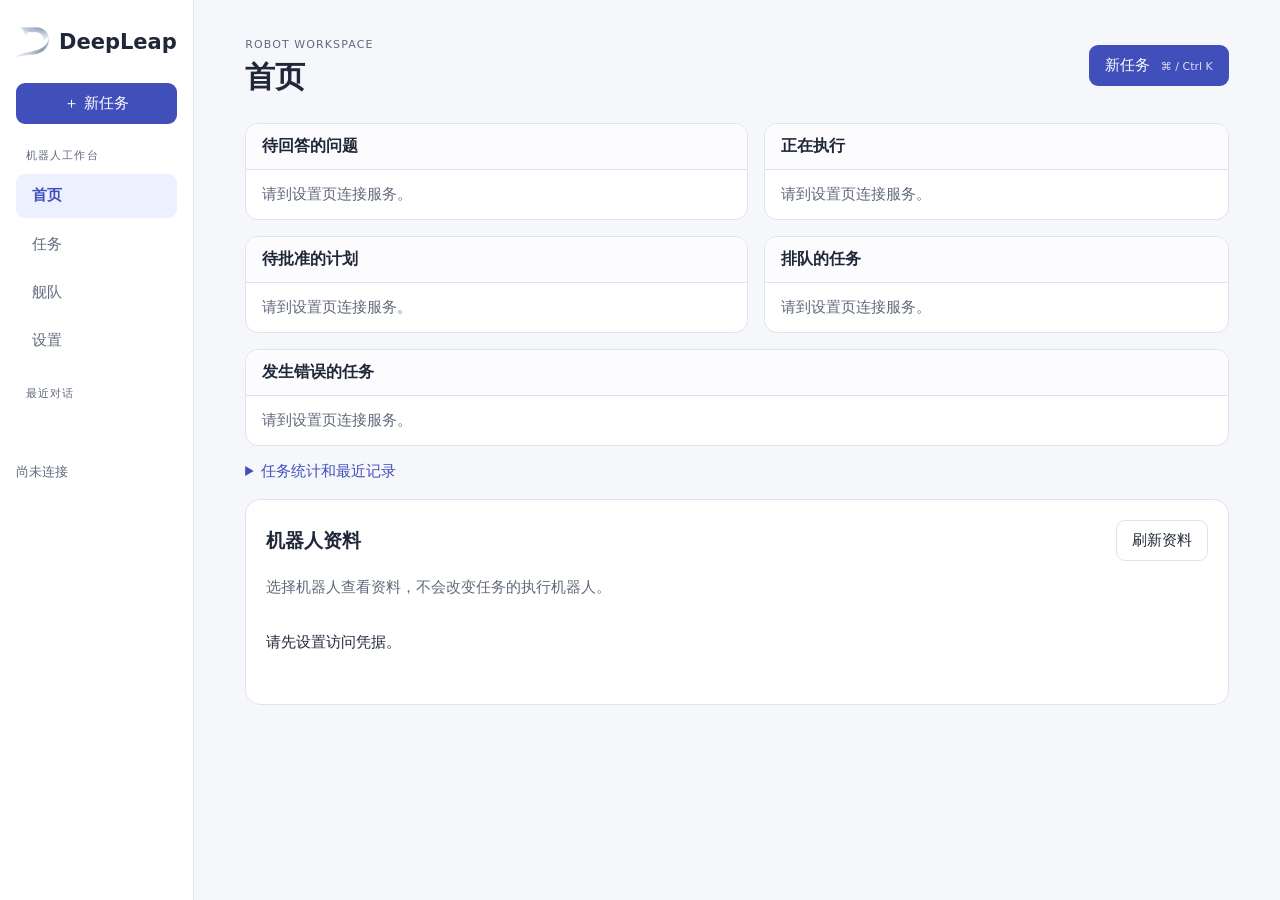
<file: client/index.html>
<!doctype html>
<html lang="zh-CN">
<head>
  <meta charset="utf-8"><meta name="viewport" content="width=device-width, initial-scale=1">
  <title>DeepLeap · 机器人控制台</title>
  <link rel="icon" href="/client/deepleap-logo.png"><link rel="stylesheet" href="/client/style.css?v=20261115-robot-approval">
</head>
<body>
  <aside class="rail">
    <a class="brand" href="#home"><img src="/client/deepleap-logo.png" alt=""><strong>DeepLeap</strong></a>
    <button id="sidebar-new" class="rail-new">＋ 新任务</button>
    <div class="rail-caption">机器人工作台</div>
    <nav aria-label="工作台导航">
      <a href="#home">首页</a><a href="#tasks">任务</a><a href="#robots">舰队</a><a href="#settings">设置</a>
    </nav>
    <div class="thread-section"><div class="rail-caption">最近对话</div><div id="thread-history"></div></div>
    <p id="connection-status" role="status">尚未连接</p>
  </aside>
  <main>
    <header><div><small>ROBOT WORKSPACE</small><h1 id="page-title">首页</h1></div>
      <button id="compose">新任务 <kbd>⌘ / Ctrl K</kbd></button></header>
    <p id="notice" role="status"></p>
    <section id="home" hidden>
      <div class="home-board">
        <div class="board-column">
          <section class="board-panel" aria-labelledby="questions-title"><h2 id="questions-title">待回答的问题</h2><div id="home-questions"></div></section>
          <section class="board-panel" aria-labelledby="approvals-title"><h2 id="approvals-title">待批准的计划</h2><div id="home-approvals"></div></section>
        </div>
        <div class="board-column">
          <section class="board-panel" aria-labelledby="running-title"><h2 id="running-title">正在执行</h2><div id="home-running"></div></section>
          <section class="board-panel" aria-labelledby="queue-title"><h2 id="queue-title">排队的任务</h2><div id="home-queue"></div></section>
        </div>
      </div>
      <section class="board-panel error-panel" aria-labelledby="errors-title"><h2 id="errors-title">发生错误的任务</h2><div id="home-errors"></div></section>
      <p id="home-feedback" role="status"></p>
      <p id="home-sync" role="status"></p>
      <details class="home-archive"><summary>任务统计和最近记录</summary><div class="metrics">
        <article><span>全部任务</span><strong id="recent-count">—</strong></article>
        <article><span>需要处理</span><strong id="waiting-count">—</strong></article>
        <article><span>执行中</span><strong id="active-count">—</strong></article>
      </div>
      <div class="card"><div class="heading"><h2>最近任务</h2><a href="#tasks">查看任务 →</a></div>
        <div id="recent" class="rows"></div></div></details>
    </section>
    <section id="tasks" hidden><div class="card"><div class="heading"><h2>我的任务</h2><button id="refresh-tasks" class="quiet">刷新</button></div>
      <div id="history" class="rows"></div><button id="more" class="quiet" hidden>加载更早任务</button></div>
      <form id="lookup-form" class="card inline"><label>任务编号<input id="lookup" required></label><button>查询任务</button></form></section>
    <section id="robots" hidden><div class="card"><div class="heading"><h2>机器人资料</h2><button id="refresh-robot" class="quiet">刷新资料</button></div>
      <p class="hint">选择机器人查看资料，不会改变任务的执行机器人。</p><div id="robot-list" class="robot-list" aria-label="已登记机器人"></div>
      <section id="robot-approval" class="robot-approval" aria-labelledby="robot-approval-title" hidden>
        <div class="robot-approval-row">
          <div class="robot-approval-copy"><h3 id="robot-approval-title">免审批执行</h3><p id="robot-approval-target" class="hint"></p></div>
          <div class="robot-approval-control"><span id="robot-approval-state">尚未读取</span><button id="robot-approval-toggle" type="button" class="robot-approval-switch" role="switch" aria-checked="false" aria-labelledby="robot-approval-title" aria-describedby="robot-approval-target robot-approval-effect robot-approval-feedback" disabled><span aria-hidden="true"></span></button></div>
        </div>
        <p id="robot-approval-effect">计划生成后，需要人工批准才会执行。</p>
        <p class="hint robot-approval-note">只影响新生成的计划；已有计划按生成时的审批规则继续，等待批准的旧计划仍需批准。开启后仍会检查计划、操作权限和机器人状态。</p>
        <p id="robot-approval-feedback" class="hint" role="status" aria-live="polite"></p>
      </section>
      <p id="robot-status" role="status">请先设置访问凭据。</p><dl id="robot-fields"></dl></div></section>
    <section id="settings" hidden><form id="settings-form" class="card"><h2>连接工作台</h2>
      <label>访问凭据<input id="credential" type="password" autocomplete="off" spellcheck="false"></label>
      <p class="hint">凭据仅在当前页面使用。刷新页面后需重新输入。</p>
      <button>连接服务</button></form></section>
    <section id="conversation" role="region" aria-label="任务对话" hidden>
      <div class="conversation-heading"><h2>任务对话</h2><div><button id="new-task" class="quiet">新任务</button> <button id="collapse" class="quiet">收起</button></div></div>
      <p id="chat-access-note" role="status">尚未连接，请先<a href="#settings">连接工作台</a>再发送任务。</p>
      <div id="chat-empty"><h2>有什么需要机器人帮忙？</h2><p>把想做的事说清楚，就从这里开始。</p></div>
      <div id="conversation-history" aria-label="会话消息历史"></div>
      <div id="task-detail" hidden>
        <div class="user-message"><div id="task-goal"></div><small id="sent-status">已发送</small></div>
        <div class="assistant-message">
          <span class="assistant-mark" aria-hidden="true">✦</span>
          <div class="assistant-content">
            <p class="status-line" role="status"><span id="status" class="badge"></span></p>
            <p id="task-robots" class="hint"></p><p id="reason"></p><div id="task-error-card" hidden></div><p id="cancel-result" class="hint" hidden></p><p id="question"></p>
            <form id="answer-form" hidden><label>澄清回答<input id="answer" required></label><button>提交回答</button></form>
            <div id="decisions" hidden><button id="approve">批准计划</button> <button id="reject" class="quiet">拒绝计划</button></div>
            <div id="execution-detail" hidden><h3>机器人执行反馈</h3><div id="results"></div></div>
        <div id="active-composer" class="chat-composer" hidden>
          <p id="composer-message">任务进行中，可以随时停止</p>
          <div class="composer-actions"><small id="stop-hint">停止当前动作，保留后续步骤</small><button id="refresh-task" class="quiet" hidden>刷新任务状态</button><button id="cancel"><span aria-hidden="true">■</span> 停止当前动作</button><button id="resume-execution" type="button" hidden>▶ 继续后续动作</button><button id="end-execution" type="button" class="quiet" hidden>结束本轮任务</button><button id="followup-new" hidden>新任务</button></div>
        </div>
            <details id="task-reference"><summary>任务记录</summary><small id="task-id"></small></details>
          </div>
        </div>
      </div>
      <div class="chat-footer">
        <form id="submit-form" class="chat-composer"><p id="continuation-note" class="hint" hidden>继续在当前会话中输入。</p><label class="sr-only" for="goal">任务指令</label><textarea id="goal" rows="2" placeholder="描述你想让机器人做的事…" required></textarea><div class="composer-actions"><small>Enter 发送 · Shift + Enter 换行</small><button id="send" aria-label="发送消息" disabled>发送 ↑</button><button id="pause-planning" class="danger" type="button" aria-label="暂停规划" hidden>Ⅱ 暂停</button></div></form>
        <div id="voice-input"><details><summary>语音输入</summary>
          <label>语音文件<input id="audio" type="file" accept="audio/wav,.wav"></label>
          <button id="audio-submit" class="quiet">上传语音任务</button> <button id="record" class="quiet">开始录音</button>
          <span id="record-status" role="status"></span></details></div>
        <p id="error" role="alert"></p>
      </div>
    </section>
  </main>
  <p id="task-alert" class="task-notification" role="status" aria-live="polite"></p>
  <script src="/client/audio.js" defer></script><script src="/client/home.js?v=20261111-execution-pause" defer></script><script src="/client/app.js?v=20261116-planning-repair" defer></script>
</body></html>
</file>
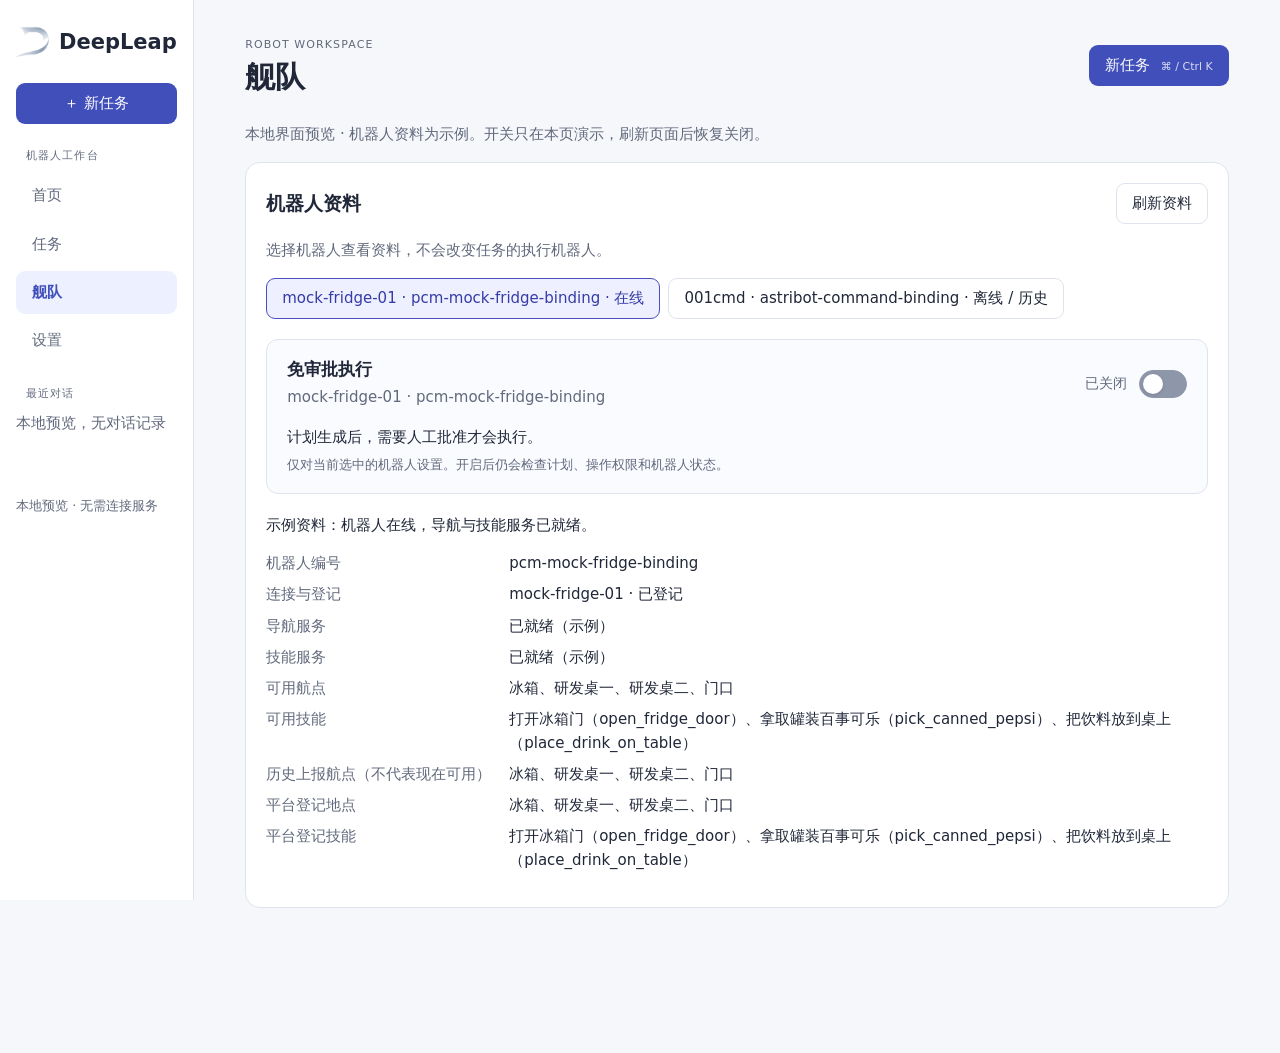
<file: outputs/fleet-approval-preview/index.html>
<!doctype html>
<html lang="zh-CN">
<head>
  <meta charset="utf-8"><meta name="viewport" content="width=device-width, initial-scale=1">
  <title>DeepLeap · 舰队免审批界面预览</title>
  <link rel="icon" href="[data-uri]"><style>
:root {
  color-scheme: light;
  --ink: #202738;
  --muted: #61697c;
  --line: #dfe3ed;
  --brand: #414fbb;
  --tint: #edf0ff;
  --paper: #fff
}

* {
  box-sizing: border-box
}

body {
  margin: 0;
  background: #f6f7fb;
  color: var(--ink);
  font: 15px/1.55 system-ui, "Microsoft YaHei", sans-serif
}

[hidden] {
  display: none !important
}

a {
  color: var(--brand);
  text-decoration: none
}

button,
input,
textarea {
  font: inherit
}

button {
  cursor: pointer;
  border: 1px solid transparent;
  border-radius: 9px;
  background: var(--brand);
  color: white;
  padding: 8px 15px
}

button:disabled {
  opacity: .55;
  cursor: default
}

.quiet,
.danger {
  background: white;
  color: var(--ink);
  border-color: var(--line)
}

.danger,
#error {
  color: #a02d31
}

a:focus-visible,
button:focus-visible,
input:focus-visible,
textarea:focus-visible,
summary:focus-visible {
  outline: 3px solid #8794ee;
  outline-offset: 2px
}

.rail {
  position: fixed;
  inset: 0 auto 0 0;
  width: 194px;
  padding: 25px 16px;
  border-right: 1px solid var(--line);
  background: #fff
}

.brand {
  display: flex;
  align-items: center;
  gap: 9px;
  color: var(--ink);
  font-size: 21px
}

.brand img {
  width: 34px;
  height: 34px;
  object-fit: contain
}

#connection-status {
  position: absolute;
  bottom: 12px;
  left: 16px;
  right: 16px;
  color: var(--muted);
  overflow-wrap: anywhere;
  font-size: 13px;
}

.rail-caption,
header small {
  font-size: 11px;
  letter-spacing: .1em;
  color: var(--muted)
}

.rail-caption {
  margin: 35px 10px 10px
}

nav {
  display: grid;
  gap: 5px
}

nav a {
  padding: 10px 16px;
  color: var(--muted);
  border-radius: 9px
}

nav a[aria-current=page] {
  background: var(--tint);
  color: var(--brand);
  font-weight: 650
}

main {
  max-width: 1300px;
  margin-left: 194px;
  padding: 32px clamp(18px, 4vw, 64px) 130px
}

header,
.heading,
.inline,
.task-row {
  display: flex;
  align-items: center;
  justify-content: space-between;
  gap: 12px
}

header {
  margin-bottom: 25px
}

h1,
h2,
h3 {
  line-height: 1.3;
  margin: 0 0 12px
}

h1 {
  font-size: 30px;
  margin: 2px 0
}

h2 {
  font-size: 19px
}

h3 {
  font-size: 15px;
  margin-top: 18px
}

.heading h2 {
  margin: 0
}

kbd {
  opacity: .8;
  font: 11px system-ui;
  margin-left: 6px
}

.metrics {
  display: grid;
  grid-template-columns: repeat(3, 1fr);
  gap: 12px;
  margin: 16px 0
}

.metrics article,
.card {
  background: var(--paper);
  border: 1px solid var(--line);
  border-radius: 15px;
  padding: 20px
}

.metrics span,
small,
.hint,
.empty,
#notice {
  color: var(--muted)
}

.metrics strong {
  font-size: 30px;
  display: block;
  color: var(--brand)
}

.card {
  margin: 15px 0
}

.rows {
  margin-top: 12px
}

.task-row {
  width: 100%;
  border: 0;
  border-top: 1px solid var(--line);
  border-radius: 0;
  background: white;
  color: var(--ink);
  text-align: left;
  padding: 13px 0
}

.task-row:hover {
  background: #f8f9fe
}

.task-row span {
  overflow-wrap: anywhere
}

.task-row small {
  flex-shrink: 0
}

.badge {
  background: var(--tint);
  color: var(--brand);
  padding: 3px 9px;
  border-radius: 20px
}

label {
  display: block;
  font-size: 14px;
  font-weight: 600
}

input,
textarea {
  display: block;
  width: 100%;
  margin: 6px 0 10px;
  border: 1px solid #b8bed0;
  border-radius: 8px;
  padding: 8px 10px;
  background: #fff;
  color: var(--ink)
}

textarea {
  resize: vertical
}

#settings-form {
  max-width: 600px
}

.inline label {
  flex: 1
}

.inline input {
  margin-bottom: 0
}

dl {
  display: grid;
  grid-template-columns: max-content 1fr;
  gap: 8px 18px
}

dd {
  margin: 0;
  overflow-wrap: anywhere
}

dt {
  color: var(--muted)
}

#dock,
#conversation {
  position: fixed;
  right: clamp(16px, 4vw, 64px);
  bottom: 18px;
  box-shadow: 0 10px 35px #31395e25
}

#conversation {
  width: min(570px, calc(100vw - 32px));
  max-height: 80dvh;
  overflow: auto;
  border: 1px solid var(--line);
  border-radius: 18px;
  padding: 20px;
  background: white;
  z-index: 3
}

#conversation .heading {
  margin-bottom: 15px
}

#voice-input {
  margin-top: 12px
}

summary {
  cursor: pointer;
  color: var(--brand)
}

.result {
  margin: 10px 0;
  padding: 10px;
  border-left: 3px solid #7e92b4;
  background: #f5f7fb
}

.result p {
  margin: 4px 0
}

#task-id,
#error,
#reason,
#results {
  overflow-wrap: anywhere
}

#error:empty,
#notice:empty {
  display: none
}

.home-board {
  display: grid;
  grid-template-columns: minmax(0, 1.08fr) minmax(0, 1fr);
  gap: 16px;
  align-items: start;
}
.board-column { display: grid; gap: 16px; min-width: 0; }
.board-panel { background: white; border: 1px solid var(--line); border-radius: 13px; overflow: hidden; }
.board-panel > h2 { font-size: 16px; margin: 0; padding: 12px 16px; background: #fcfcff; border-bottom: 1px solid var(--line); }
.board-panel article, .board-panel .empty { margin: 0; padding: 13px 16px; overflow-wrap: anywhere; }
.board-panel article + article { border-top: 1px solid var(--line); }
.board-panel h3 { margin: 0 0 6px; }
.board-panel ol { margin: 6px 0; padding-left: 24px; }
.board-meta, .board-state { color: var(--muted); font-size: 13px; }
.board-state { margin-left: 8px; }
.board-state.current { padding: 2px 6px; border-radius: 6px; color: #216557; background: #e6f3ee; }
.board-queue-head { display: flex; align-items: baseline; justify-content: space-between; gap: 10px; }
.board-queue-head button { flex-shrink: 0; }
.board-meta { margin: 5px 0; }
.board-question { padding: 7px 10px; margin: 7px 0; background: var(--tint); border-left: 2px solid #aaa5ce; }
.board-actions { display: flex; gap: 8px; flex-wrap: wrap; margin-top: 8px; }
.home-archive { margin: 14px 0; }
#home-feedback, #home-sync { color: var(--muted); }
#home-feedback:empty, #home-sync:empty { display: none; }
#dock, #conversation {
  left: calc(194px + clamp(18px, 4vw, 64px));
  right: clamp(18px, 4vw, 64px);
  max-width: 1020px;
  width: auto;
  margin-inline: auto;
}
#dock {
  display: flex;
  align-items: center;
  gap: 12px;
  justify-content: flex-start;
  text-align: left;
  background: white;
  border: 1px solid var(--line);
  border-radius: 14px;
  color: var(--muted);
  padding: 10px 16px;
  z-index: 2;
}
.dock-mark { background: var(--tint); color: var(--brand); padding: 2px 8px; border-radius: 6px; }
#dock kbd { margin-left: auto; }
@media(max-width:700px) {
  .home-board { grid-template-columns: 1fr; }
  #dock, #conversation { left: 12px; right: 12px; }

  #connection-status {
    position: static;
    margin: 4px 0 0;
  }

  .rail {
    width: auto;
    position: static;
    padding: 10px 14px;
    border-width: 0 0 1px
  }

  .brand {
    font-size: 17px
  }

  .brand img {
    width: 24px;
    height: 24px
  }

  .rail-caption,
  kbd {
    display: none
  }

  nav {
    display: flex;
    gap: 4px;
    margin-top: 8px
  }

  nav a {
    padding: 5px 12px
  }

  main {
    margin: 0;
    padding: 18px 14px 90px
  }

  header {
    margin-bottom: 18px
  }

  h1 {
    font-size: 24px
  }

  .metrics {
    gap: 5px
  }

  .metrics article,
  .card {
    padding: 12px
  }

  .metrics strong {
    font-size: 24px
  }

  #conversation {
    padding: 14px
  }

  .task-row {
    flex-wrap: wrap
  }

  .inline {
    flex-wrap: wrap
  }
}

/* Task conversations reuse the existing brand palette and home navigation. */
.rail { overflow-y: auto; }
.rail-new { width: 100%; margin-top: 24px; }
.rail-caption { margin-top: 23px; }
.thread-section { margin-bottom: 60px; }
.thread-row { width: 100%; text-align: left; display: grid; gap: 4px; background: transparent; color: var(--ink); padding: 10px; margin-top: 4px; }
.thread-row:hover, .thread-row[aria-current=page] { background: var(--tint); }
.thread-row span { overflow-wrap: anywhere; }
.thread-row small { font-size: 12px; }
#connection-status { position: static; margin-top: 24px; }
.task-row { display: flex; gap: 16px; }
.task-open { flex: 1; min-width: 0; background: transparent; color: var(--ink); text-align: left; padding: 4px 0; display: grid; gap: 6px; }
.task-open span { overflow-wrap: anywhere; }
.task-open small { white-space: normal; }
.task-stop { flex: 0 0 auto; }
body.chat-open main { max-width: 1500px; padding-top: 0; padding-bottom: 24px; }
body.chat-open main > header, body.chat-open main > section:not(#conversation) { display: none; }
#conversation { position: static; inset: auto; width: 100%; max-width: 100%; max-height: none; min-height: calc(100dvh - 24px); overflow: visible; margin: 0; border: 0; border-radius: 0; padding: 0; background: transparent; box-shadow: none; display: flex; flex-direction: column; }
.conversation-heading { display: flex; align-items: center; justify-content: space-between; gap: 12px; min-height: 83px; border-bottom: 1px solid var(--line); }
.conversation-heading h2 { font-size: 17px; margin: 0; }
#chat-empty { text-align: center; padding: 100px 16px 80px; }
#chat-empty h2 { font-size: 27px; }
#chat-empty p { color: var(--muted); }
#task-detail { max-width: 830px; width: 100%; margin: 30px auto; }
#conversation-history { max-width: 830px; width: 100%; margin: 0 auto; }
#conversation-history:empty { display: none; }
.conversation-turn { margin: 30px 0; padding-bottom: 24px; border-bottom: 1px solid var(--line); }
.previous-task-note { color: var(--muted); font-size: 12px; margin-bottom: 18px; }
#continuation-note { margin: 0 0 12px; font-size: 13px; }
.user-message { width: fit-content; max-width: 85%; margin-left: auto; padding: 13px 19px; background: var(--tint); border-radius: 17px 17px 4px 17px; white-space: pre-wrap; overflow-wrap: anywhere; }
.user-message small { display: block; text-align: right; font-size: 12px; margin-top: 6px; }
.assistant-message { display: grid; grid-template-columns: 30px minmax(0,1fr); gap: 14px; margin-top: 32px; }
.assistant-mark { width: 29px; height: 29px; display: grid; place-items: center; background: var(--paper); border: 1px solid var(--line); border-radius: 9px; color: var(--brand); }
.assistant-content .status-line { margin: 0 0 14px; }
.assistant-content #reason { margin: 0 0 14px; color: var(--muted); }
#question:empty, #reason:empty { display: none; }
#task-reference { margin-top: 20px; font-size: 12px; }
.chat-footer { width: 100%; max-width: 830px; margin: auto auto 0; padding-top: 26px; }
.chat-composer { padding: 16px 18px; background: var(--paper); border: 1px solid var(--line); border-radius: 17px; box-shadow: 0 4px 18px #31395e12; }
.chat-composer textarea { border: 0; padding: 0; margin: 0; min-height: 58px; background: transparent; }
.chat-composer textarea:focus-visible { outline-offset: 5px; }
.chat-composer.is-disabled { background: #f3f4f6; border-color: #e1e3e8; box-shadow: none; }
.chat-composer textarea:disabled { color: #858c9b; -webkit-text-fill-color: #858c9b; opacity: 1; cursor: default; resize: none; }
.chat-composer textarea:disabled::placeholder { color: #858c9b; opacity: 1; }
.chat-composer.is-disabled #send:disabled { color: #8b929f; background: #e4e7ec; border-color: #e1e3e8; opacity: 1; }
#active-composer { margin-top: 16px; box-shadow: none; }
.conversation-message .assistant-content > div { white-space: pre-wrap; }
.composer-actions { display: flex; align-items: center; justify-content: space-between; gap: 14px; margin-top: 12px; }
.composer-actions button { flex-shrink: 0; }
#composer-message { min-height: 42px; margin: 0; color: var(--muted); }
#cancel span { font-size: 11px; margin-right: 4px; }
#voice-input { margin: 12px 4px 0; }
.sr-only { position: absolute; width: 1px; height: 1px; padding: 0; margin: -1px; overflow: hidden; clip: rect(0,0,0,0); white-space: nowrap; border: 0; }
@media(max-width:700px) {
  .thread-section { display: none; }
  .rail-new { width: auto; margin-top: 10px; }
  body.chat-open main { padding: 0 14px 20px; }
  #conversation { min-height: calc(100dvh - 200px); }
  .conversation-heading { min-height: 70px; flex-wrap: wrap; padding: 10px 0; }
  #chat-empty { padding: 60px 0; }
  #chat-empty h2 { font-size: 23px; }
  .assistant-message { gap: 10px; }
  .composer-actions small { font-size: 12px; }
  .task-row { gap: 8px; }
  .task-open { min-width: 160px; }
}

#chat-access-note { max-width: 830px; width: 100%; align-self: center; color: var(--muted); margin: 16px 0 0; }
#chat-access-note a { margin-inline: 3px; text-decoration: underline; }
.task-description { color: var(--muted); }

.robot-list { display:flex; flex-wrap:wrap; gap:8px; margin:16px 0; }
.robot-list button { text-align:left; overflow-wrap:anywhere; }
.robot-list button[aria-pressed="true"] { background:#eef0ff; border-color:#494fc1; color:#363ca6; }
#task-robots { overflow-wrap:anywhere; }

/* Persisted task errors share one presentation in chat, history, and home. */
.error-panel { margin-top: 16px; }
.task-error-card { border: 1px solid var(--line); border-radius: 12px; padding: 20px; background: var(--paper); min-width: 0; overflow-wrap: anywhere; }
.task-error-card h3 { margin: 0 0 8px; font-size: 17px; }
.task-error-card .error-message { margin: 0; color: var(--ink); }
.error-facts { margin: 18px 0; padding: 12px 14px; border-radius: 8px; background: #f6f7fb; grid-template-columns: 72px minmax(0, 1fr); gap: 8px 12px; }
.error-facts dd { color: var(--ink); }
.error-details { border-top: 1px solid var(--line); padding-top: 12px; }
.error-details summary { width: fit-content; color: var(--brand); cursor: pointer; min-height: 32px; }
.error-records { margin: 10px 0 0; font-size: 13px; grid-template-columns: 72px minmax(0, 1fr); gap: 8px 12px; }
.error-records dd { font-family: ui-monospace, Consolas, monospace; }
.task-error-card .error-footnote { margin: 14px 0 0; color: var(--muted); font-size: 12px; }
.error-badge { background: #fff0f0; color: #a02d31; }
.task-notification { position: fixed; z-index: 5; right: 20px; bottom: 20px; width: min(460px, calc(100vw - 40px)); margin: 0; padding: 14px 18px; border: 1px solid #e8c9cc; border-radius: 12px; background: #fff7f7; color: #8f3035; box-shadow: 0 4px 18px #31395e16; }
.task-notification:empty { display: none; }
.task-row-error { display: grid; grid-template-columns: minmax(0, 1fr) auto; }
.task-row-error > .task-open { grid-column: 1; }
.task-row-error > .task-error-card { grid-column: 1 / -1; grid-row: 2; }
.task-row-error > .task-stop { grid-column: 2; grid-row: 1; }
#cancel-result { padding: 10px 12px; border-left: 2px solid var(--line); background: #f6f7fb; overflow-wrap: anywhere; }
.composer-actions { flex-wrap: wrap; }
.composer-actions > small { flex: 1 1 190px; }
.board-panel .task-error-card { padding: 16px; margin-top: 10px; }
@media(max-width:500px) {
  .task-error-card { padding: 16px; }
  .error-facts { grid-template-columns: 1fr; gap: 3px; }
  .error-facts dd + dt { margin-top: 6px; }
  .error-details summary { min-height: 44px; display: flex; align-items: center; }
  .composer-actions > small { flex-basis: 100%; }
  .composer-actions button { min-height: 44px; }
}

/* Local fleet preview: the rest of the styles come from client/style.css. */
.approval-preview { margin: 20px 0; padding: 18px 20px; border: 1px solid var(--line); border-radius: 12px; background: #fafbff; }
.approval-row { display: flex; justify-content: space-between; align-items: center; gap: 20px; }
.approval-copy { min-width: 0; }
.approval-copy h3 { margin: 0 0 6px; font-size: 17px; }
.approval-copy p { margin: 0; overflow-wrap: anywhere; }
.approval-control { display: flex; align-items: center; gap: 12px; flex-shrink: 0; }
#approval-state { color: var(--muted); font-size: 14px; }
.approval-switch { width: 48px; height: 28px; padding: 3px; border: 1px solid #8e97aa; border-radius: 20px; background: #8e97aa; flex-shrink: 0; }
.approval-switch > span { display: block; width: 20px; height: 20px; border-radius: 50%; background: #fff; box-shadow: 0 1px 3px #20273830; transition: transform .16s ease; }
.approval-switch[aria-checked="true"] { border-color: var(--brand); background: var(--brand); }
.approval-switch[aria-checked="true"] > span { transform: translateX(20px); }
#approval-effect { margin: 16px 0 6px; }
.approval-note { margin: 0; font-size: 13px; }
#robot-fields { grid-template-columns: minmax(110px, max-content) minmax(0, 1fr); }
@media(max-width:500px) {
  .approval-preview { padding: 16px; }
  .approval-row { flex-wrap: wrap; gap: 12px; }
  #robot-fields { grid-template-columns: 1fr; gap: 4px; }
  #robot-fields dd + dt { margin-top: 10px; }
}
@media(prefers-reduced-motion:reduce) { .approval-switch > span { transition: none; } }

</style>
<meta http-equiv="Content-Security-Policy" content="default-src 'none'; img-src data:; style-src 'unsafe-inline'; script-src 'unsafe-inline'; connect-src 'none'; base-uri 'none'; form-action 'none'">
</head>
<body>
  <aside class="rail">
    <a class="brand" href="#home"><img src="[data-uri]" alt=""><strong>DeepLeap</strong></a>
    <button id="sidebar-new" class="rail-new">＋ 新任务</button>
    <div class="rail-caption">机器人工作台</div>
    <nav aria-label="工作台导航">
      <a href="#home">首页</a><a href="#tasks">任务</a><a href="#robots">舰队</a><a href="#settings">设置</a>
    </nav>
    <div class="thread-section"><div class="rail-caption">最近对话</div><div id="thread-history"></div></div>
    <p id="connection-status" role="status">尚未连接</p>
  </aside>
  <main>
    <header><div><small>ROBOT WORKSPACE</small><h1 id="page-title">首页</h1></div>
      <button id="compose">新任务 <kbd>⌘ / Ctrl K</kbd></button></header>
    <p id="notice" role="status"></p>
    <section id="home" hidden>
      <div class="home-board">
        <div class="board-column">
          <section class="board-panel" aria-labelledby="questions-title"><h2 id="questions-title">待回答的问题</h2><div id="home-questions"></div></section>
          <section class="board-panel" aria-labelledby="approvals-title"><h2 id="approvals-title">待批准的计划</h2><div id="home-approvals"></div></section>
        </div>
        <div class="board-column">
          <section class="board-panel" aria-labelledby="running-title"><h2 id="running-title">正在执行</h2><div id="home-running"></div></section>
          <section class="board-panel" aria-labelledby="queue-title"><h2 id="queue-title">排队的任务</h2><div id="home-queue"></div></section>
        </div>
      </div>
      <section class="board-panel error-panel" aria-labelledby="errors-title"><h2 id="errors-title">发生错误的任务</h2><div id="home-errors"></div></section>
      <p id="home-feedback" role="status"></p>
      <p id="home-sync" role="status"></p>
      <details class="home-archive"><summary>任务统计和最近记录</summary><div class="metrics">
        <article><span>全部任务</span><strong id="recent-count">—</strong></article>
        <article><span>需要处理</span><strong id="waiting-count">—</strong></article>
        <article><span>执行中</span><strong id="active-count">—</strong></article>
      </div>
      <div class="card"><div class="heading"><h2>最近任务</h2><a href="#tasks">查看任务 →</a></div>
        <div id="recent" class="rows"></div></div></details>
    </section>
    <section id="tasks" hidden><div class="card"><div class="heading"><h2>我的任务</h2><button id="refresh-tasks" class="quiet">刷新</button></div>
      <div id="history" class="rows"></div><button id="more" class="quiet" hidden>加载更早任务</button></div>
      <form id="lookup-form" class="card inline"><label>任务编号<input id="lookup" required></label><button>查询任务</button></form></section>
    <section id="robots" hidden><div class="card"><div class="heading"><h2>机器人资料</h2><button id="refresh-robot" class="quiet">刷新资料</button></div>
      <p class="hint">选择机器人查看资料，不会改变任务的执行机器人。</p><div id="robot-list" class="robot-list" aria-label="已登记机器人"></div>
      
      <section class="approval-preview" aria-labelledby="approval-title">
        <div class="approval-row">
          <div class="approval-copy"><h3 id="approval-title">免审批执行</h3><p id="approval-target" class="hint"></p></div>
          <div class="approval-control"><span id="approval-state">已关闭</span><button id="approval-toggle" type="button" class="approval-switch" role="switch" aria-checked="false" aria-labelledby="approval-title" aria-describedby="approval-target approval-effect"><span aria-hidden="true"></span></button></div>
        </div>
        <p id="approval-effect" role="status" aria-live="polite">计划生成后，需要人工批准才会执行。</p>
        <p class="hint approval-note">仅对当前选中的机器人设置。开启后仍会检查计划、操作权限和机器人状态。</p>
      </section>
      <p id="robot-status" role="status">请先设置访问凭据。</p><dl id="robot-fields"></dl></div></section>
    <section id="settings" hidden><form id="settings-form" class="card"><h2>连接工作台</h2>
      <label>访问凭据<input id="credential" type="password" autocomplete="off" spellcheck="false"></label>
      <p class="hint">凭据仅在当前页面使用。刷新页面后需重新输入。</p>
      <button>连接服务</button></form></section>
    <section id="conversation" role="region" aria-label="任务对话" hidden>
      <div class="conversation-heading"><h2>任务对话</h2><div><button id="new-task" class="quiet">新任务</button> <button id="collapse" class="quiet">收起</button></div></div>
      <p id="chat-access-note" role="status">尚未连接，请先<a href="#settings">连接工作台</a>再发送任务。</p>
      <div id="chat-empty"><h2>有什么需要机器人帮忙？</h2><p>把想做的事说清楚，就从这里开始。</p></div>
      <div id="conversation-history" aria-label="会话消息历史"></div>
      <div id="task-detail" hidden>
        <div class="user-message"><div id="task-goal"></div><small id="sent-status">已发送</small></div>
        <div class="assistant-message">
          <span class="assistant-mark" aria-hidden="true">✦</span>
          <div class="assistant-content">
            <p class="status-line" role="status"><span id="status" class="badge"></span></p>
            <p id="task-robots" class="hint"></p><p id="reason"></p><div id="task-error-card" hidden></div><p id="cancel-result" class="hint" hidden></p><p id="question"></p>
            <form id="answer-form" hidden><label>澄清回答<input id="answer" required></label><button>提交回答</button></form>
            <div id="decisions" hidden><button id="approve">批准计划</button> <button id="reject" class="quiet">拒绝计划</button></div>
            <div id="execution-detail" hidden><h3>机器人执行反馈</h3><div id="results"></div></div>
        <div id="active-composer" class="chat-composer" hidden>
          <p id="composer-message">任务进行中，可以随时停止</p>
          <div class="composer-actions"><small id="stop-hint">停止当前动作，保留后续步骤</small><button id="refresh-task" class="quiet" hidden>刷新任务状态</button><button id="cancel"><span aria-hidden="true">■</span> 停止当前动作</button><button id="resume-execution" type="button" hidden>▶ 继续后续动作</button><button id="end-execution" type="button" class="quiet" hidden>结束本轮任务</button><button id="followup-new" hidden>新任务</button></div>
        </div>
            <details id="task-reference"><summary>任务记录</summary><small id="task-id"></small></details>
          </div>
        </div>
      </div>
      <div class="chat-footer">
        <form id="submit-form" class="chat-composer"><p id="continuation-note" class="hint" hidden>继续在当前会话中输入。</p><label class="sr-only" for="goal">任务指令</label><textarea id="goal" rows="2" placeholder="描述你想让机器人做的事…" required></textarea><div class="composer-actions"><small>Enter 发送 · Shift + Enter 换行</small><button id="send" aria-label="发送消息" disabled>发送 ↑</button><button id="pause-planning" class="danger" type="button" aria-label="暂停规划" hidden>Ⅱ 暂停</button></div></form>
        <div id="voice-input"><details><summary>语音输入</summary>
          <label>语音文件<input id="audio" type="file" accept="audio/wav,.wav"></label>
          <button id="audio-submit" class="quiet">上传语音任务</button> <button id="record" class="quiet">开始录音</button>
          <span id="record-status" role="status"></span></details></div>
        <p id="error" role="alert"></p>
      </div>
    </section>
  </main>
  <p id="task-alert" class="task-notification" role="status" aria-live="polite"></p>
  
<script>

'use strict';
(() => {
  const byId = id => document.getElementById(id);
  // Example data stays in this file. No platform or robot API is used.
  const robots = [
    { id: 'pcm-mock-fridge-binding', name: 'mock-fridge-01', online: true,
      waypoints: '冰箱、研发桌一、研发桌二、门口',
      skills: '打开冰箱门（open_fridge_door）、拿取罐装百事可乐（pick_canned_pepsi）、把饮料放到桌上（place_drink_on_table）' },
    { id: 'astribot-command-binding', name: '001cmd', online: false,
      waypoints: '起点、冰箱、会议室桌',
      skills: '开门（open_door）、从冰箱取出罐装百事（pick_canned_pepsi）' }
  ];
  const enabledByRobot = new Map(robots.map(robot => [robot.id, false]));
  let selected = robots[0];
  const previewNotice = '本地界面预览 · 机器人资料为示例。开关只在本页演示，刷新页面后恢复关闭。';
  const notice = message => { byId('notice').textContent = message; };
  const tabNames = { home: '首页', tasks: '任务', robots: '舰队', settings: '设置' };
  function showTab(name) {
    if (!Object.hasOwn(tabNames, name)) name = 'robots';
    Object.keys(tabNames).forEach(id => { byId(id).hidden = id !== name; });
    byId('page-title').textContent = tabNames[name];
    document.querySelectorAll('.rail nav a').forEach(link => {
      if (link.getAttribute('href') === '#' + name) link.setAttribute('aria-current', 'page');
      else link.removeAttribute('aria-current');
    });
    notice(previewNotice);
  }
  function renderApproval() {
    const enabled = enabledByRobot.get(selected.id);
    byId('approval-target').textContent = selected.name + ' · ' + selected.id;
    byId('approval-toggle').setAttribute('aria-checked', String(enabled));
    byId('approval-state').textContent = enabled ? '已开启' : '已关闭';
    byId('approval-state').style.color = enabled ? 'var(--brand)' : 'var(--muted)';
    byId('approval-effect').textContent = enabled
      ? '新计划通过检查后自动执行，无需逐次批准。'
      : '计划生成后，需要人工批准才会执行。';
  }
  function renderRobot() {
    document.querySelectorAll('#robot-list button').forEach(button => {
      button.setAttribute('aria-pressed', String(button.dataset.robotId === selected.id));
    });
    byId('robot-status').textContent = selected.online
      ? '示例资料：机器人在线，导航与技能服务已就绪。'
      : '示例资料：机器人离线，以下为历史资料；开启免审批也不会让离线机器人执行。';
    const fields = [
      ['机器人编号', selected.id],
      [selected.online ? '连接与登记' : '上次连接与登记（历史）', selected.name + ' · 已登记'],
      ['导航服务', selected.online ? '已就绪（示例）' : '离线，无法确认'],
      ['技能服务', selected.online ? '已就绪（示例）' : '离线，无法确认'],
      [selected.online ? '可用航点' : '上次核实航点（历史）', selected.waypoints],
      [selected.online ? '可用技能' : '上次核实技能（历史）', selected.skills],
      ['历史上报航点（不代表现在可用）', selected.waypoints],
      [selected.online ? '平台登记地点' : '上次平台登记地点（历史）', selected.waypoints],
      [selected.online ? '平台登记技能' : '上次平台登记技能（历史）', selected.skills]
    ];
    byId('robot-fields').replaceChildren();
    fields.forEach(([label, value]) => {
      const dt = document.createElement('dt');
      const dd = document.createElement('dd');
      dt.textContent = label;
      dd.textContent = value;
      byId('robot-fields').append(dt, dd);
    });
    renderApproval();
  }
  robots.forEach(robot => {
    const button = document.createElement('button');
    button.type = 'button';
    button.className = 'quiet';
    button.dataset.robotId = robot.id;
    button.textContent = robot.name + ' · ' + robot.id + ' · ' + (robot.online ? '在线' : '离线 / 历史');
    button.addEventListener('click', () => { selected = robot; renderRobot(); });
    byId('robot-list').append(button);
  });
  byId('approval-toggle').addEventListener('click', () => {
    enabledByRobot.set(selected.id, !enabledByRobot.get(selected.id));
    renderApproval();
  });
  byId('refresh-robot').addEventListener('click', () => {
    renderRobot();
    notice('已重新显示本地示例资料。当前开关设置保持不变。');
  });
  document.querySelectorAll('.rail nav a, .brand, a[href="#tasks"]').forEach(link => {
    link.addEventListener('click', event => {
      event.preventDefault();
      showTab(link.getAttribute('href').slice(1));
    });
  });
  ['sidebar-new', 'compose'].forEach(id => byId(id).addEventListener('click', () => {
    notice('此页面用于预览舰队中的免审批开关。任务创建请使用实际平台。');
  }));
  ['home-questions', 'home-approvals', 'home-running', 'home-queue', 'home-errors', 'recent', 'history'].forEach(id => {
    const p = document.createElement('p');
    p.className = 'empty';
    p.textContent = '本地预览，没有实际任务数据。';
    byId(id).append(p);
  });
  ['recent-count', 'waiting-count', 'active-count'].forEach(id => { byId(id).textContent = '0'; });
  byId('thread-history').textContent = '本地预览，无对话记录';
  byId('thread-history').className = 'hint';
  byId('connection-status').textContent = '本地预览 · 无需连接服务';
  byId('refresh-tasks').addEventListener('click', () => notice('本地预览，没有实际任务数据。'));
  // Keep the original page layout; disable unrelated service operations in this artifact.
  byId('lookup-form').querySelectorAll('input, button').forEach(control => { control.disabled = true; });
  byId('lookup').placeholder = '本地预览不查询实际任务';
  byId('settings-form').querySelector('h2').textContent = '本地预览';
  byId('settings-form').querySelector('label').hidden = true;
  byId('credential').disabled = true;
  byId('settings-form').querySelector('.hint').textContent = '直接打开此 HTML 即可查看舰队页面和切换免审批开关，无需输入凭据。';
  byId('settings-form').querySelector('button').hidden = true;
  document.querySelectorAll('form').forEach(form => form.addEventListener('submit', event => event.preventDefault()));
  renderRobot();
  showTab('robots');
})();

</script>
</body></html>
</file>
<file: client/style.css>
:root {
  color-scheme: light;
  --ink: #202738;
  --muted: #61697c;
  --line: #dfe3ed;
  --brand: #414fbb;
  --tint: #edf0ff;
  --paper: #fff
}

* {
  box-sizing: border-box
}

body {
  margin: 0;
  background: #f6f7fb;
  color: var(--ink);
  font: 15px/1.55 system-ui, "Microsoft YaHei", sans-serif
}

[hidden] {
  display: none !important
}

a {
  color: var(--brand);
  text-decoration: none
}

button,
input,
textarea {
  font: inherit
}

button {
  cursor: pointer;
  border: 1px solid transparent;
  border-radius: 9px;
  background: var(--brand);
  color: white;
  padding: 8px 15px
}

button:disabled {
  opacity: .55;
  cursor: default
}

.quiet,
.danger {
  background: white;
  color: var(--ink);
  border-color: var(--line)
}

.danger,
#error {
  color: #a02d31
}

a:focus-visible,
button:focus-visible,
input:focus-visible,
textarea:focus-visible,
summary:focus-visible {
  outline: 3px solid #8794ee;
  outline-offset: 2px
}

.rail {
  position: fixed;
  inset: 0 auto 0 0;
  width: 194px;
  padding: 25px 16px;
  border-right: 1px solid var(--line);
  background: #fff
}

.brand {
  display: flex;
  align-items: center;
  gap: 9px;
  color: var(--ink);
  font-size: 21px
}

.brand img {
  width: 34px;
  height: 34px;
  object-fit: contain
}

#connection-status {
  position: absolute;
  bottom: 12px;
  left: 16px;
  right: 16px;
  color: var(--muted);
  overflow-wrap: anywhere;
  font-size: 13px;
}

.rail-caption,
header small {
  font-size: 11px;
  letter-spacing: .1em;
  color: var(--muted)
}

.rail-caption {
  margin: 35px 10px 10px
}

nav {
  display: grid;
  gap: 5px
}

nav a {
  padding: 10px 16px;
  color: var(--muted);
  border-radius: 9px
}

nav a[aria-current=page] {
  background: var(--tint);
  color: var(--brand);
  font-weight: 650
}

main {
  max-width: 1300px;
  margin-left: 194px;
  padding: 32px clamp(18px, 4vw, 64px) 130px
}

header,
.heading,
.inline,
.task-row {
  display: flex;
  align-items: center;
  justify-content: space-between;
  gap: 12px
}

header {
  margin-bottom: 25px
}

h1,
h2,
h3 {
  line-height: 1.3;
  margin: 0 0 12px
}

h1 {
  font-size: 30px;
  margin: 2px 0
}

h2 {
  font-size: 19px
}

h3 {
  font-size: 15px;
  margin-top: 18px
}

.heading h2 {
  margin: 0
}

kbd {
  opacity: .8;
  font: 11px system-ui;
  margin-left: 6px
}

.metrics {
  display: grid;
  grid-template-columns: repeat(3, 1fr);
  gap: 12px;
  margin: 16px 0
}

.metrics article,
.card {
  background: var(--paper);
  border: 1px solid var(--line);
  border-radius: 15px;
  padding: 20px
}

.metrics span,
small,
.hint,
.empty,
#notice {
  color: var(--muted)
}

.metrics strong {
  font-size: 30px;
  display: block;
  color: var(--brand)
}

.card {
  margin: 15px 0
}

.rows {
  margin-top: 12px
}

.task-row {
  width: 100%;
  border: 0;
  border-top: 1px solid var(--line);
  border-radius: 0;
  background: white;
  color: var(--ink);
  text-align: left;
  padding: 13px 0
}

.task-row:hover {
  background: #f8f9fe
}

.task-row span {
  overflow-wrap: anywhere
}

.task-row small {
  flex-shrink: 0
}

.badge {
  background: var(--tint);
  color: var(--brand);
  padding: 3px 9px;
  border-radius: 20px
}

label {
  display: block;
  font-size: 14px;
  font-weight: 600
}

input,
textarea {
  display: block;
  width: 100%;
  margin: 6px 0 10px;
  border: 1px solid #b8bed0;
  border-radius: 8px;
  padding: 8px 10px;
  background: #fff;
  color: var(--ink)
}

textarea {
  resize: vertical
}

#settings-form {
  max-width: 600px
}

.inline label {
  flex: 1
}

.inline input {
  margin-bottom: 0
}

dl {
  display: grid;
  grid-template-columns: max-content 1fr;
  gap: 8px 18px
}

dd {
  margin: 0;
  overflow-wrap: anywhere
}

dt {
  color: var(--muted)
}

#dock,
#conversation {
  position: fixed;
  right: clamp(16px, 4vw, 64px);
  bottom: 18px;
  box-shadow: 0 10px 35px #31395e25
}

#conversation {
  width: min(570px, calc(100vw - 32px));
  max-height: 80dvh;
  overflow: auto;
  border: 1px solid var(--line);
  border-radius: 18px;
  padding: 20px;
  background: white;
  z-index: 3
}

#conversation .heading {
  margin-bottom: 15px
}

#voice-input {
  margin-top: 12px
}

summary {
  cursor: pointer;
  color: var(--brand)
}

.result {
  margin: 10px 0;
  padding: 10px;
  border-left: 3px solid #7e92b4;
  background: #f5f7fb
}

.result p {
  margin: 4px 0
}

#task-id,
#error,
#reason,
#results {
  overflow-wrap: anywhere
}

#error:empty,
#notice:empty {
  display: none
}

.home-board {
  display: grid;
  grid-template-columns: minmax(0, 1.08fr) minmax(0, 1fr);
  gap: 16px;
  align-items: start;
}
.board-column { display: grid; gap: 16px; min-width: 0; }
.board-panel { background: white; border: 1px solid var(--line); border-radius: 13px; overflow: hidden; }
.board-panel > h2 { font-size: 16px; margin: 0; padding: 12px 16px; background: #fcfcff; border-bottom: 1px solid var(--line); }
.board-panel article, .board-panel .empty { margin: 0; padding: 13px 16px; overflow-wrap: anywhere; }
.board-panel article + article { border-top: 1px solid var(--line); }
.board-panel h3 { margin: 0 0 6px; }
.board-panel ol { margin: 6px 0; padding-left: 24px; }
.board-meta, .board-state { color: var(--muted); font-size: 13px; }
.board-state { margin-left: 8px; }
.board-state.current { padding: 2px 6px; border-radius: 6px; color: #216557; background: #e6f3ee; }
.board-queue-head { display: flex; align-items: baseline; justify-content: space-between; gap: 10px; }
.board-queue-head button { flex-shrink: 0; }
.board-meta { margin: 5px 0; }
.board-question { padding: 7px 10px; margin: 7px 0; background: var(--tint); border-left: 2px solid #aaa5ce; }
.board-actions { display: flex; gap: 8px; flex-wrap: wrap; margin-top: 8px; }
.home-archive { margin: 14px 0; }
#home-feedback, #home-sync { color: var(--muted); }
#home-feedback:empty, #home-sync:empty { display: none; }
#dock, #conversation {
  left: calc(194px + clamp(18px, 4vw, 64px));
  right: clamp(18px, 4vw, 64px);
  max-width: 1020px;
  width: auto;
  margin-inline: auto;
}
#dock {
  display: flex;
  align-items: center;
  gap: 12px;
  justify-content: flex-start;
  text-align: left;
  background: white;
  border: 1px solid var(--line);
  border-radius: 14px;
  color: var(--muted);
  padding: 10px 16px;
  z-index: 2;
}
.dock-mark { background: var(--tint); color: var(--brand); padding: 2px 8px; border-radius: 6px; }
#dock kbd { margin-left: auto; }
@media(max-width:700px) {
  .home-board { grid-template-columns: 1fr; }
  #dock, #conversation { left: 12px; right: 12px; }

  #connection-status {
    position: static;
    margin: 4px 0 0;
  }

  .rail {
    width: auto;
    position: static;
    padding: 10px 14px;
    border-width: 0 0 1px
  }

  .brand {
    font-size: 17px
  }

  .brand img {
    width: 24px;
    height: 24px
  }

  .rail-caption,
  kbd {
    display: none
  }

  nav {
    display: flex;
    gap: 4px;
    margin-top: 8px
  }

  nav a {
    padding: 5px 12px
  }

  main {
    margin: 0;
    padding: 18px 14px 90px
  }

  header {
    margin-bottom: 18px
  }

  h1 {
    font-size: 24px
  }

  .metrics {
    gap: 5px
  }

  .metrics article,
  .card {
    padding: 12px
  }

  .metrics strong {
    font-size: 24px
  }

  #conversation {
    padding: 14px
  }

  .task-row {
    flex-wrap: wrap
  }

  .inline {
    flex-wrap: wrap
  }
}

/* Task conversations reuse the existing brand palette and home navigation. */
.rail { overflow-y: auto; }
.rail-new { width: 100%; margin-top: 24px; }
.rail-caption { margin-top: 23px; }
.thread-section { margin-bottom: 60px; }
.thread-row { width: 100%; text-align: left; display: grid; gap: 4px; background: transparent; color: var(--ink); padding: 10px; margin-top: 4px; }
.thread-row:hover, .thread-row[aria-current=page] { background: var(--tint); }
.thread-row span { overflow-wrap: anywhere; }
.thread-row small { font-size: 12px; }
#connection-status { position: static; margin-top: 24px; }
.task-row { display: flex; gap: 16px; }
.task-open { flex: 1; min-width: 0; background: transparent; color: var(--ink); text-align: left; padding: 4px 0; display: grid; gap: 6px; }
.task-open span { overflow-wrap: anywhere; }
.task-open small { white-space: normal; }
.task-stop { flex: 0 0 auto; }
body.chat-open main { max-width: 1500px; padding-top: 0; padding-bottom: 24px; }
body.chat-open main > header, body.chat-open main > section:not(#conversation) { display: none; }
#conversation { position: static; inset: auto; width: 100%; max-width: 100%; max-height: none; min-height: calc(100dvh - 24px); overflow: visible; margin: 0; border: 0; border-radius: 0; padding: 0; background: transparent; box-shadow: none; display: flex; flex-direction: column; }
.conversation-heading { display: flex; align-items: center; justify-content: space-between; gap: 12px; min-height: 83px; border-bottom: 1px solid var(--line); }
.conversation-heading h2 { font-size: 17px; margin: 0; }
#chat-empty { text-align: center; padding: 100px 16px 80px; }
#chat-empty h2 { font-size: 27px; }
#chat-empty p { color: var(--muted); }
#task-detail { max-width: 830px; width: 100%; margin: 30px auto; }
#conversation-history { max-width: 830px; width: 100%; margin: 0 auto; }
#conversation-history:empty { display: none; }
.conversation-turn { margin: 30px 0; padding-bottom: 24px; border-bottom: 1px solid var(--line); }
.previous-task-note { color: var(--muted); font-size: 12px; margin-bottom: 18px; }
#continuation-note { margin: 0 0 12px; font-size: 13px; }
.user-message { width: fit-content; max-width: 85%; margin-left: auto; padding: 13px 19px; background: var(--tint); border-radius: 17px 17px 4px 17px; white-space: pre-wrap; overflow-wrap: anywhere; }
.user-message small { display: block; text-align: right; font-size: 12px; margin-top: 6px; }
.assistant-message { display: grid; grid-template-columns: 30px minmax(0,1fr); gap: 14px; margin-top: 32px; }
.assistant-mark { width: 29px; height: 29px; display: grid; place-items: center; background: var(--paper); border: 1px solid var(--line); border-radius: 9px; color: var(--brand); }
.assistant-content .status-line { margin: 0 0 14px; }
.assistant-content #reason { margin: 0 0 14px; color: var(--muted); }
#question:empty, #reason:empty { display: none; }
#task-reference { margin-top: 20px; font-size: 12px; }
.chat-footer { width: 100%; max-width: 830px; margin: auto auto 0; padding-top: 26px; }
.chat-composer { padding: 16px 18px; background: var(--paper); border: 1px solid var(--line); border-radius: 17px; box-shadow: 0 4px 18px #31395e12; }
.chat-composer textarea { border: 0; padding: 0; margin: 0; min-height: 58px; background: transparent; }
.chat-composer textarea:focus-visible { outline-offset: 5px; }
.chat-composer.is-disabled { background: #f3f4f6; border-color: #e1e3e8; box-shadow: none; }
.chat-composer textarea:disabled { color: #858c9b; -webkit-text-fill-color: #858c9b; opacity: 1; cursor: default; resize: none; }
.chat-composer textarea:disabled::placeholder { color: #858c9b; opacity: 1; }
.chat-composer.is-disabled #send:disabled { color: #8b929f; background: #e4e7ec; border-color: #e1e3e8; opacity: 1; }
#active-composer { margin-top: 16px; box-shadow: none; }
.conversation-message .assistant-content > div { white-space: pre-wrap; }
.composer-actions { display: flex; align-items: center; justify-content: space-between; gap: 14px; margin-top: 12px; }
.composer-actions button { flex-shrink: 0; }
#composer-message { min-height: 42px; margin: 0; color: var(--muted); }
#cancel span { font-size: 11px; margin-right: 4px; }
#voice-input { margin: 12px 4px 0; }
.sr-only { position: absolute; width: 1px; height: 1px; padding: 0; margin: -1px; overflow: hidden; clip: rect(0,0,0,0); white-space: nowrap; border: 0; }
@media(max-width:700px) {
  .thread-section { display: none; }
  .rail-new { width: auto; margin-top: 10px; }
  body.chat-open main { padding: 0 14px 20px; }
  #conversation { min-height: calc(100dvh - 200px); }
  .conversation-heading { min-height: 70px; flex-wrap: wrap; padding: 10px 0; }
  #chat-empty { padding: 60px 0; }
  #chat-empty h2 { font-size: 23px; }
  .assistant-message { gap: 10px; }
  .composer-actions small { font-size: 12px; }
  .task-row { gap: 8px; }
  .task-open { min-width: 160px; }
}

#chat-access-note { max-width: 830px; width: 100%; align-self: center; color: var(--muted); margin: 16px 0 0; }
#chat-access-note a { margin-inline: 3px; text-decoration: underline; }
.task-description { color: var(--muted); }

.robot-list { display:flex; flex-wrap:wrap; gap:8px; margin:16px 0; }
.robot-list button { text-align:left; overflow-wrap:anywhere; }
.robot-list button[aria-pressed="true"] { background:#eef0ff; border-color:#494fc1; color:#363ca6; }
.robot-approval { margin:20px 0; padding:18px 20px; border:1px solid var(--line); border-radius:12px; background:#fafbff; }
.robot-approval-row { display:flex; justify-content:space-between; align-items:center; gap:20px; }
.robot-approval-copy { min-width:0; }
.robot-approval-copy h3 { margin:0 0 6px; font-size:17px; }
.robot-approval-copy p { margin:0; overflow-wrap:anywhere; }
.robot-approval-control { display:flex; align-items:center; gap:12px; flex-shrink:0; }
#robot-approval-state { color:var(--muted); font-size:14px; }
.robot-approval-switch { width:48px; height:28px; padding:3px; border:1px solid #8e97aa; border-radius:20px; background:#8e97aa; flex-shrink:0; }
.robot-approval-switch > span { display:block; width:20px; height:20px; border-radius:50%; background:white; box-shadow:0 1px 3px #20273830; transition:transform .16s ease; }
.robot-approval-switch[aria-checked="true"] { border-color:var(--brand); background:var(--brand); }
.robot-approval-switch[aria-checked="true"] > span { transform:translateX(20px); }
#robot-approval-effect { margin:16px 0 6px; }
.robot-approval-note, #robot-approval-feedback { margin:0; font-size:13px; }
#robot-approval-feedback:not(:empty) { margin-top:8px; }
@media(max-width:500px) {
  .robot-approval { padding:16px; }
  .robot-approval-row { flex-wrap:wrap; gap:12px; }
}
@media(prefers-reduced-motion:reduce) { .robot-approval-switch > span { transition:none; } }
#task-robots { overflow-wrap:anywhere; }

/* Persisted task errors share one presentation in chat, history, and home. */
.error-panel { margin-top: 16px; }
.task-error-card { border: 1px solid var(--line); border-radius: 12px; padding: 20px; background: var(--paper); min-width: 0; overflow-wrap: anywhere; }
.task-error-card h3 { margin: 0 0 8px; font-size: 17px; }
.task-error-card .error-message { margin: 0; color: var(--ink); }
.error-facts { margin: 18px 0; padding: 12px 14px; border-radius: 8px; background: #f6f7fb; grid-template-columns: 72px minmax(0, 1fr); gap: 8px 12px; }
.error-facts dd { color: var(--ink); }
.error-details { border-top: 1px solid var(--line); padding-top: 12px; }
.error-details summary { width: fit-content; color: var(--brand); cursor: pointer; min-height: 32px; }
.error-records { margin: 10px 0 0; font-size: 13px; grid-template-columns: 72px minmax(0, 1fr); gap: 8px 12px; }
.error-records dd { font-family: ui-monospace, Consolas, monospace; }
.task-error-card .error-footnote { margin: 14px 0 0; color: var(--muted); font-size: 12px; }
.error-badge { background: #fff0f0; color: #a02d31; }
.task-notification { position: fixed; z-index: 5; right: 20px; bottom: 20px; width: min(460px, calc(100vw - 40px)); margin: 0; padding: 14px 18px; border: 1px solid #e8c9cc; border-radius: 12px; background: #fff7f7; color: #8f3035; box-shadow: 0 4px 18px #31395e16; }
.task-notification:empty { display: none; }
.task-row-error { display: grid; grid-template-columns: minmax(0, 1fr) auto; }
.task-row-error > .task-open { grid-column: 1; }
.task-row-error > .task-error-card { grid-column: 1 / -1; grid-row: 2; }
.task-row-error > .task-stop { grid-column: 2; grid-row: 1; }
#cancel-result { padding: 10px 12px; border-left: 2px solid var(--line); background: #f6f7fb; overflow-wrap: anywhere; }
.composer-actions { flex-wrap: wrap; }
.composer-actions > small { flex: 1 1 190px; }
.board-panel .task-error-card { padding: 16px; margin-top: 10px; }
@media(max-width:500px) {
  .task-error-card { padding: 16px; }
  .error-facts { grid-template-columns: 1fr; gap: 3px; }
  .error-facts dd + dt { margin-top: 6px; }
  .error-details summary { min-height: 44px; display: flex; align-items: center; }
  .composer-actions > small { flex-basis: 100%; }
  .composer-actions button { min-height: 44px; }
}
</file>
